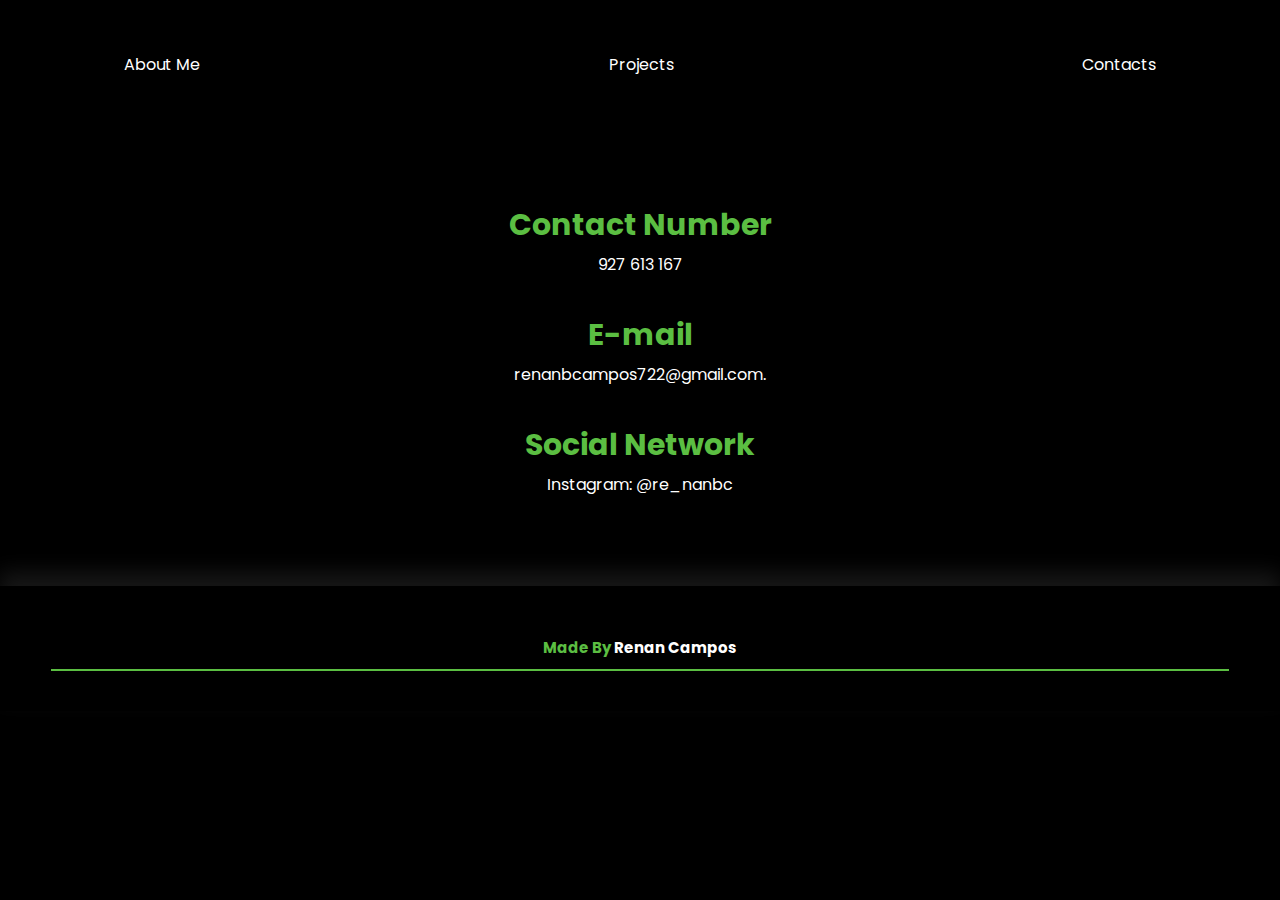
<file: contact.html>
<!DOCTYPE html>
<html lang="en">
<head>
    <meta charset="UTF-8">
    <meta name="viewport" content="width=device-width, initial-scale=1.0">
    <!--GOOGLE FONTS-->
     <style>
        @import url('https://fonts.googleapis.com/css2?family=Poppins:wght@100;300;700&display=swap');
        </style>
    <!--FIM GOOGLE FONTS-->
    
    <title>Renan Campos</title>
    <link rel="stylesheet" href="index.css">

</head>

<body>
    <header>
        <nav>
            <ul>
               <il>
                <a href="index.html">About Me</a>
               </il> 
               <il>
                <a href="projetc.html">Projects</a>
               </il> 
               <il>
                <a href="contact.html">Contacts</a>
               </il> 
            </ul>
        </nav>
    
    </header>
        
      <main>
        <section class="contatos">
          <div class="interface">
           <div class="flex">
            <h2>Contact Number</h2>
            <p>
                927 613 167
            </p>
       
       
            <h2>E-mail</h2>
            <p>
               renanbcampos722@gmail.com.
            </p>
        

            <h2>Social Network</h2>
            <p>
                Instagram: @re_nanbc
            </p>

            </div><!--flex-->
          </div><!--interface-->  
        </section><!--contatos-->
      </main>
 

      <footer>

        <div class="interface">
         <h4 class="titulo-rodape"><span>Made By</span> Renan Campos</h4>
         <div class="line-footer">
     
         </div><!--line-footer-->  
         <div class="line-footer borda">
     
         </div><!--line-footer borda-->  
     
        </div><!--interface-->
     
     </footer>
</body>
</html>
</file>
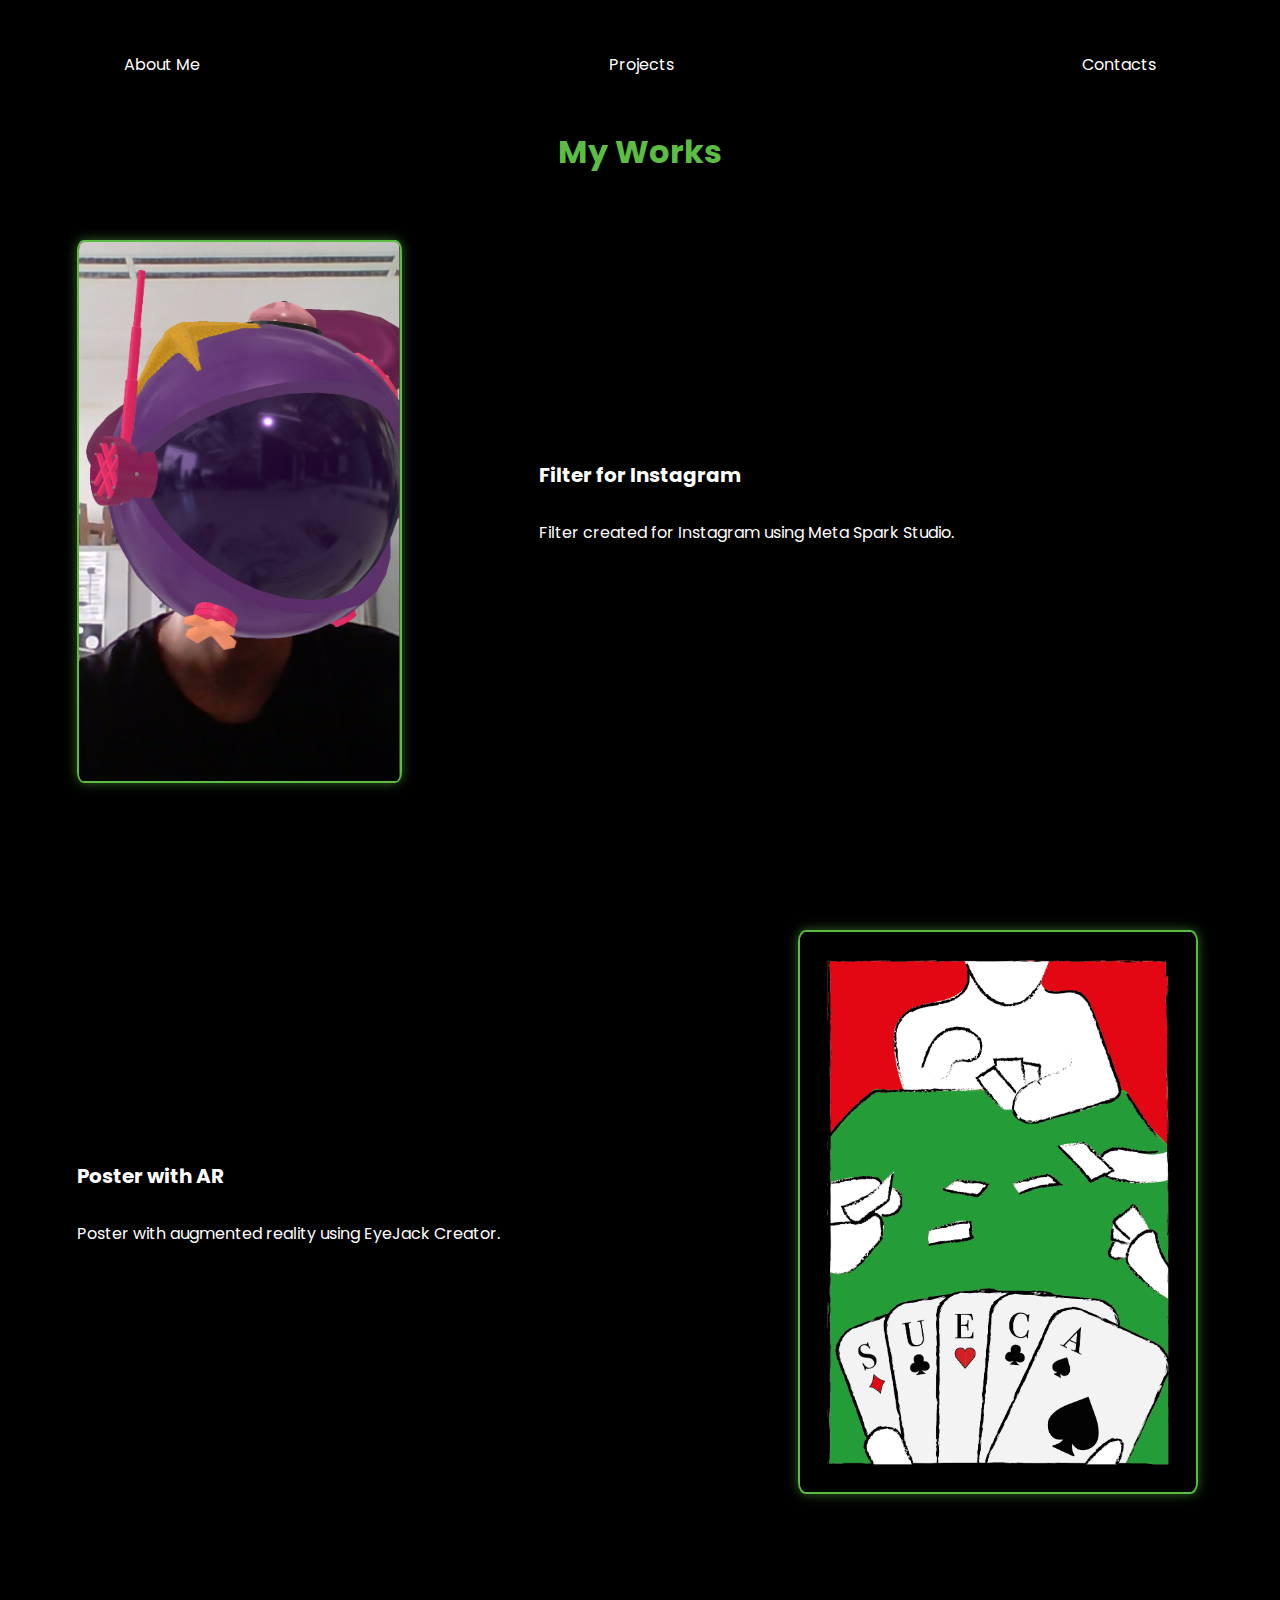
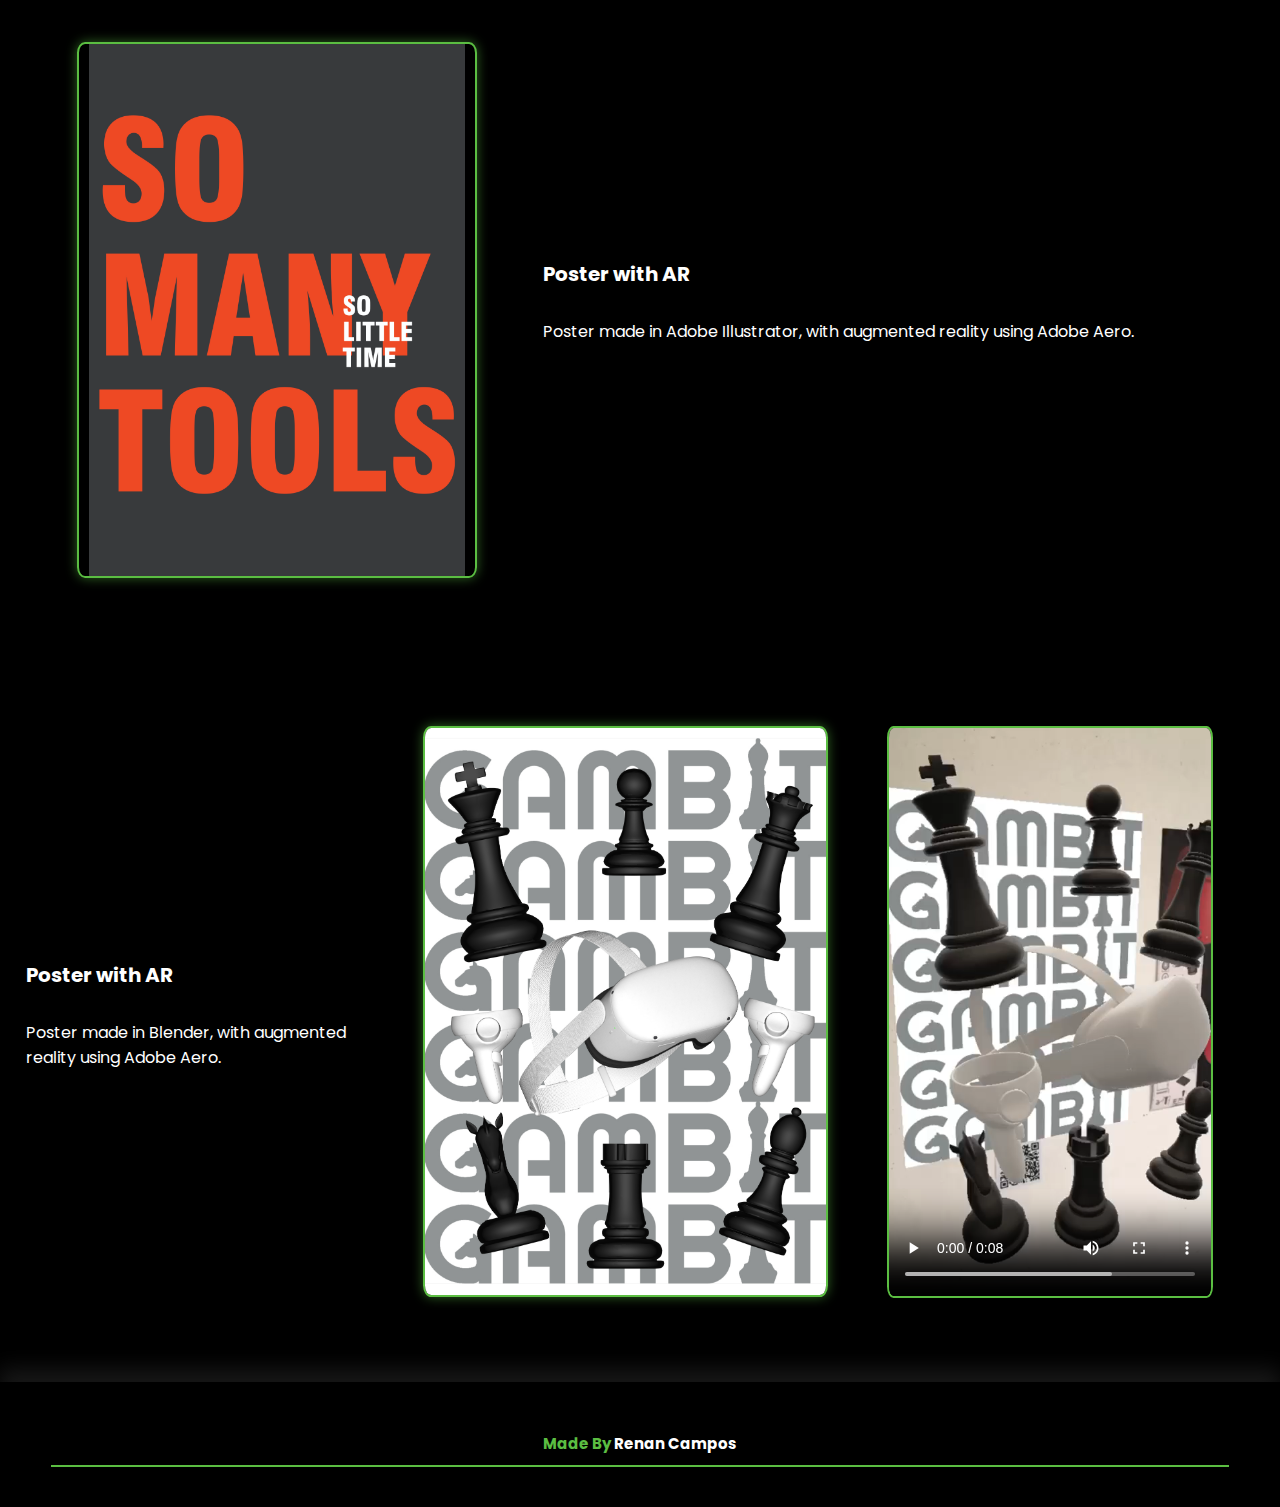
<file: projetc.html>
<!DOCTYPE html>
<html lang="en">
<head>
    <meta charset="UTF-8">
    <meta name="viewport" content="width=device-width, initial-scale=1.0">
    <!--GOOGLE FONTS-->
    <style>
      @import url('https://fonts.googleapis.com/css2?family=Poppins:wght@100;300;700&display=swap');
      </style>
     <!--FIM GOOGLE FONTS-->
    
    <title>Renan Campos</title>
    <link rel="stylesheet" href="index.css">

</head>

<body>
    <header>
    <nav>
            <ul>
               <il>
                <a href="index.html">About Me</a>
               </il> 
               <il>
                <a href="projetc.html">Projects</a>
               </il> 
               <il>
                <a href="contact.html">Contacts</a>
               </il> 
            </ul>
    </nav>
   </header>

         <main>
         <div>
            <div class="center">
                <h1>My Works </h1>
             </div>
           
            
        <section class="trabalho-1">
            <div class="interface">
             <div class="flex">
                    
               <div class="img-instagram">
                 <img src="./imagens/Filtro 03.png"></img>
               </div><!--img-instagram-->

                <div class="texto-instagram">
                  <h3>Filter for Instagram </h3>
                  <p> Filter created for Instagram using Meta Spark Studio.</p>
                </div><!--texto-sobre-->
             </div><!--flex-->
            </div><!--interface-->
        </section><!--trabalho1-->



        <section class="trabalho-2">
          <div class="interface">
           <div class="flex">                            

              <div class="texto-sueca">
                <h3>Poster with AR </h3>
                <p> Poster with augmented reality using EyeJack Creator.</p>
              </div><!--texto-sueca-->
              
              <div class="img-sueca">
                <img src="./imagens/Artboard 1.png"></img>
              </div><!--img-sueca-->
           
            </div><!--flex-->
          </div><!--interface-->
      </section><!--trabalho2-->




      <section class="trabalho-3">
        <div class="interface">
         <div class="flex">
                
           <div class="img-aero">
             <img src="./imagens/Composição.jpg"></img>
           </div><!--img-aero-->

            <div class="texto-aero">
              <h3>Poster with AR </h3>
              <p> Poster made in Adobe Illustrator, with augmented reality using Adobe Aero.</p>
            </div><!--texto-aero-->
         </div><!--flex-->
        </div><!--interface-->
    </section><!--trabalho3-->

          


    <section class="trabalho-4">
      <div class="interface">
       <div class="flex">                            

          <div class="texto-gambit">
            <h3>Poster with AR </h3>
            <p> Poster made in Blender, with augmented reality using Adobe Aero.</p>
          </div><!--texto-gambit-->
          
          <div class="img-gambit">
            <img src="imagens/cartaz.jpg"></img>
          </div><!--img-gambit-->

          <div class="video">
          <video  controls>
            <source src="video/video-gambit.mp4" type="video/mp4">
          </video><!--video-->  
          
        </div><!--div-class-video-->

        </div><!--flex-->
      </div><!--interface-->
  </section><!--trabalho4-->

        </main>
        
         </div>
         

      <footer>

        <div class="interface">
         <h4 class="titulo-rodape"><span>Made By</span> Renan Campos</h4>
         <div class="line-footer">
     
         </div><!--line-footer-->  
         <div class="line-footer borda">
     
         </div><!--line-footer borda-->  
     
        </div><!--interface-->
     
     </footer>

</body>
</html>
</file>
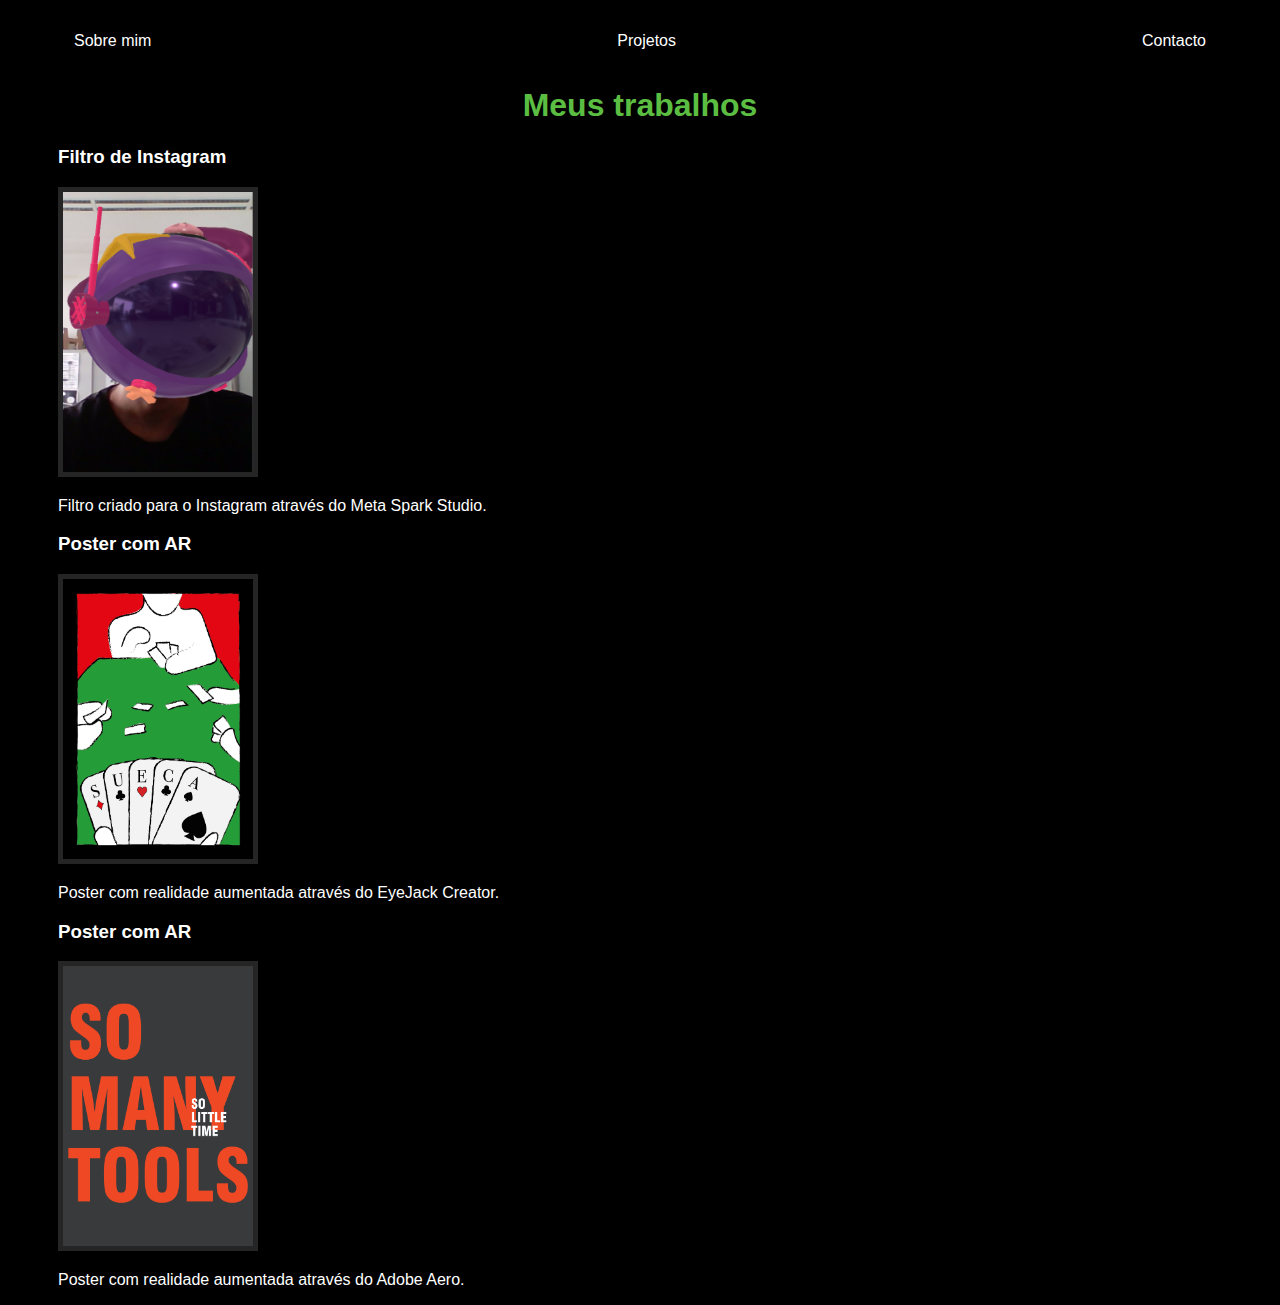
<file: projetos/projetc.html>
<!DOCTYPE html>
<html lang="en">
<head>
    <meta charset="UTF-8">
    <meta name="viewport" content="width=device-width, initial-scale=1.0">
    <title>Renan Campos</title>
    <link rel="stylesheet" href="project.css">

</head>

<body>
    <div class="container">
        <nav>
            <ul>
               <il>
                <a href="index.html">Sobre mim</a>
               </il> 
               <il>
                <a href="projetc.html">Projetos</a>
               </il> 
               <il>
                <a href="contact.html">Contacto</a>
               </il> 
            </ul>
        </nav>
    
       <header>
         <div>
            <div class="center">
                <h1> Meus trabalhos </h1>
             </div>
           <main>
            
           <section>
                <h3>Filtro de Instagram </h3>
                <img src="./imagens/Filtro 03.png"></img>
                <p> Filtro criado para o Instagram através do Meta Spark Studio.  </p>
            </section>

            <section>
                <h3>Poster com AR </h3>
                <img src="./imagens/Artboard 1.png"></img>
                <p> Poster com realidade aumentada através do EyeJack Creator. </p>
            </section>
           
            <section>
                <h3>Poster com AR </h3>
                <img src="./imagens/Composição.jpg"></img>
                <p> Poster com realidade aumentada através do Adobe Aero. </p>
            </section>
        </main>
        
         </div>
         
       </header>
    </div>


</body>
</html>
</file>
<file: index.css>
/*ESTILO GERAL*/
* {
    margin: 0;
    padding: 0;
    box-sizing: border-box;
    font-family: "Poppins", sans-serif;
}

body {
    color: white;
    background-color: black;
    height: 100vh;
}
.interface{
    max-width: 1280px;
    margin: 0 auto;
}

header{
    padding: 30px 8%;
}

ul {
    display: flex;
    justify-content: space-between;
    list-style-type: none;
    align-items: center;
    padding: 2%;
}

a {
    color: white;
    text-decoration: none;

}

.topo-do-site .flex{
    display: flex;
    justify-content: space-evenly;
    align-items: center;
    padding: 0%;
}

h2.título{
    color: #fff;    
    font-size: 35px;
    text-align: center;
    padding: 2%;
    
}

h2.título span{
    color: #5BBE42;
}

/*Estilo do topo do site*/
section.topo-do-site{
    padding: 0% 15%;
}

section.topo-do-site .flex{
    align-items: center;
    justify-content: center;
    gap: 90px;
}

.topo-do-site h1{
    color: #fff;
    font-size: 40px;
    line-height: 40px;
}

.topo-do-site .txt-topo-site h1 span{
    color: #5BBE42;
}

.topo-do-site .txt-topo-site p{
    color: #fff;
    margin: 20px 0;
}

.topo-do-site .img-topo-site img{
    position: relative;
    animation: flutuar 2s ease-in-out infinite alternate;
    width: 300px;
    height: 295px;
    border-radius: 50%;
    border: 5px solid #5BBE42;
    box-shadow: 0 0 12px #5bbe4287;

}

@keyframes flutuar{
    0%{
        top: 0;
    }
    100%{
        top: 30px;
    }
}

section.informacao-pessoal{
    padding: 3% 15%;
}

h3 span{
    color: #5BBE42;
    font-size: 40px;
}

h3{
    height: 60px;
    font-size: 20px;
    margin: auto; 
    color: #fff;   
}

p{
    height: 50px;
}

/*ESTILO DAS ESPECIALIDADES*/
.especialidades{
    padding: 50px 10%;
}
.flex{
    display: flex;
    column-gap: 25%;
    justify-content: space-evenly;
    align-items: center;
    padding: 5% 15%;
}
.especialidades-box{
    width: 80%;
    height: 20%;
    border-radius: 5%;
    transition: .2s;
}

.especialidades-box:hover{
    transform: scale(1.2);
    /*box-shadow: 0 0 15px #ffffff45;*/
    
}

.especialidades-box img{
    width: 100%;
    height: 45%;
    max-width: 100%;
    height: auto; 
}

.center{
    text-align: center;
}
h1{
    color: #5BBE42;
}

nav a:hover{
    color: #5BBE42;
}

/* ESTILO DO RODAPÉ */


footer{
   padding: 40px 4%;
   box-shadow: 0px -13px 20px 1px #ffffff17;
}


.borda{
    border-top: 2px solid #5BBE42;
}

h4 {
    color: #fff;
    font-size: 15px;
    text-align: center;
    padding: 10px 4%;
}
h4 span{
    color: #5BBE42;
}

/*Projects*/

section.trabalho-1 .img-instagram img{
    width: 80%;
    border-radius: 2%;
    border: 2px solid #5BBE42;
    box-shadow: 0 0 12px #5bbe4287;
}

section.trabalho-1 .interface .flex{
    display: flex;
    column-gap: 5%;
    align-items: center;
    padding: 5% 6% 6% 6%;
    justify-content: flex-start;
    flex-wrap: nowrap;
}


section.trabalho-2 .img-sueca{
    width: 400px;
}

section.trabalho-2 .texto-sueca{
    width: 440px;
}

section.trabalho-2 .img-sueca img{
    width: 100%;
    border-radius: 2%;
    border: 2px solid #5BBE42;
    box-shadow: 0 0 12px #5bbe4287;
}


section.trabalho-2 .interface .flex{
    display: flex;
    align-items:center;
    padding: 5% 6% 6% 6%;
    justify-content: flex-start;
    flex-wrap: nowrap;
    
}

section.trabalho-3 .img-aero{
    width: 400px;
}

section.trabalho-3 .img-aero img{
    width: 100%;
    border-radius: 2%;
    border: 2px solid #5BBE42;
    box-shadow: 0 0 12px #5bbe4287;
    padding: 0 10px 0 10px;
}

section.trabalho-3 .interface .flex{
    display: flex;
    column-gap: 5%;
    align-items: center;
    padding: 5% 6% 6% 6%;
    justify-content: flex-start;
    flex-wrap: nowrap;
}
section.trabalho-3 .interface .texto-aero{
    padding: 10px;
}

section.trabalho-4 .img-gambit{
    width: 620px;
}

section.trabalho-4 .img-gambit img{
    width: 100%;
    border-radius: 2%;
    border: 2px solid #5BBE42;
    box-shadow: 0 0 12px #5bbe4287;
}


video {
    width: 103%;
    border-radius: 2%;
    border: 2px solid #5BBE42;    
}

section.trabalho-4 .interface .flex{
    display: flex;
    column-gap: 5%;
    align-items: center;
    padding: 5% 6% 6% 2%;
    justify-content: flex-start;
    flex-wrap: nowrap;
}


/*Contacts*/

.center{
    text-align: center;
}

section.contatos .interface .flex{
    flex-direction: column;
}

section.contatos h2{
    height: 40px;
    font-size: 30px;
    margin: 10px 0 10px 0; 
    color: #5BBE42;   
}

/*Responsivo*/

@media only screen and (max-width: 600px){
    /*max width usado para telas menores que 600px*/
    
    section.trabalho-1 .img-instagram img {
        width: 100%;
    }

    section.trabalho-2 .interface .flex{
        flex-direction: column-reverse;
        align-items: center;        
    }

    section.trabalho-2 .img-sueca {
        width: 340px;
    }

    section.trabalho-2 .texto-sueca {
        width: 320px;
    }
    
    section.trabalho-3 .img-aero {
        width: 335px;
    }


    section.trabalho-4 .interface .flex{
        flex-direction: column-reverse ;
        
    }

    section.trabalho-4 .img-gambit {
        width: 333px;
    }
    section.trabalho-4 .img-gambit img{
        width: 102%;
    }

    section.trabalho-4 .video{
        width: 333px;
    }
   
    .video{
        width: 103%;
    }

    .flex{
        flex-direction: column;
    }

    h3{
        height: 60px;
        font-size: 20px;
        margin: 30px 0px 10px 0; 
        color: #fff; 
    }
        p{
            height: 75px;
        }
       
}
</file>
<file: projetos/project.css>
body {
    color: white;
    background-color: black;
    font-family: Arial, Helvetica, sans-serif;
}

ul {
    display: flex;
    justify-content: space-between;
    list-style-type: none;
    align-items: center;
    padding: 16px;
}

a {
    color: white;
    text-decoration: none;

}

img{
    width: 190px;
    height: 280px;
    border: 5px solid #252525;
}

.center{
    text-align: center;
}
h1{
    color: #5BBE42;
}
.container{
    padding: 0px 50px;
}
nav a:hover{
    color: #5BBE42;
}
</file>
